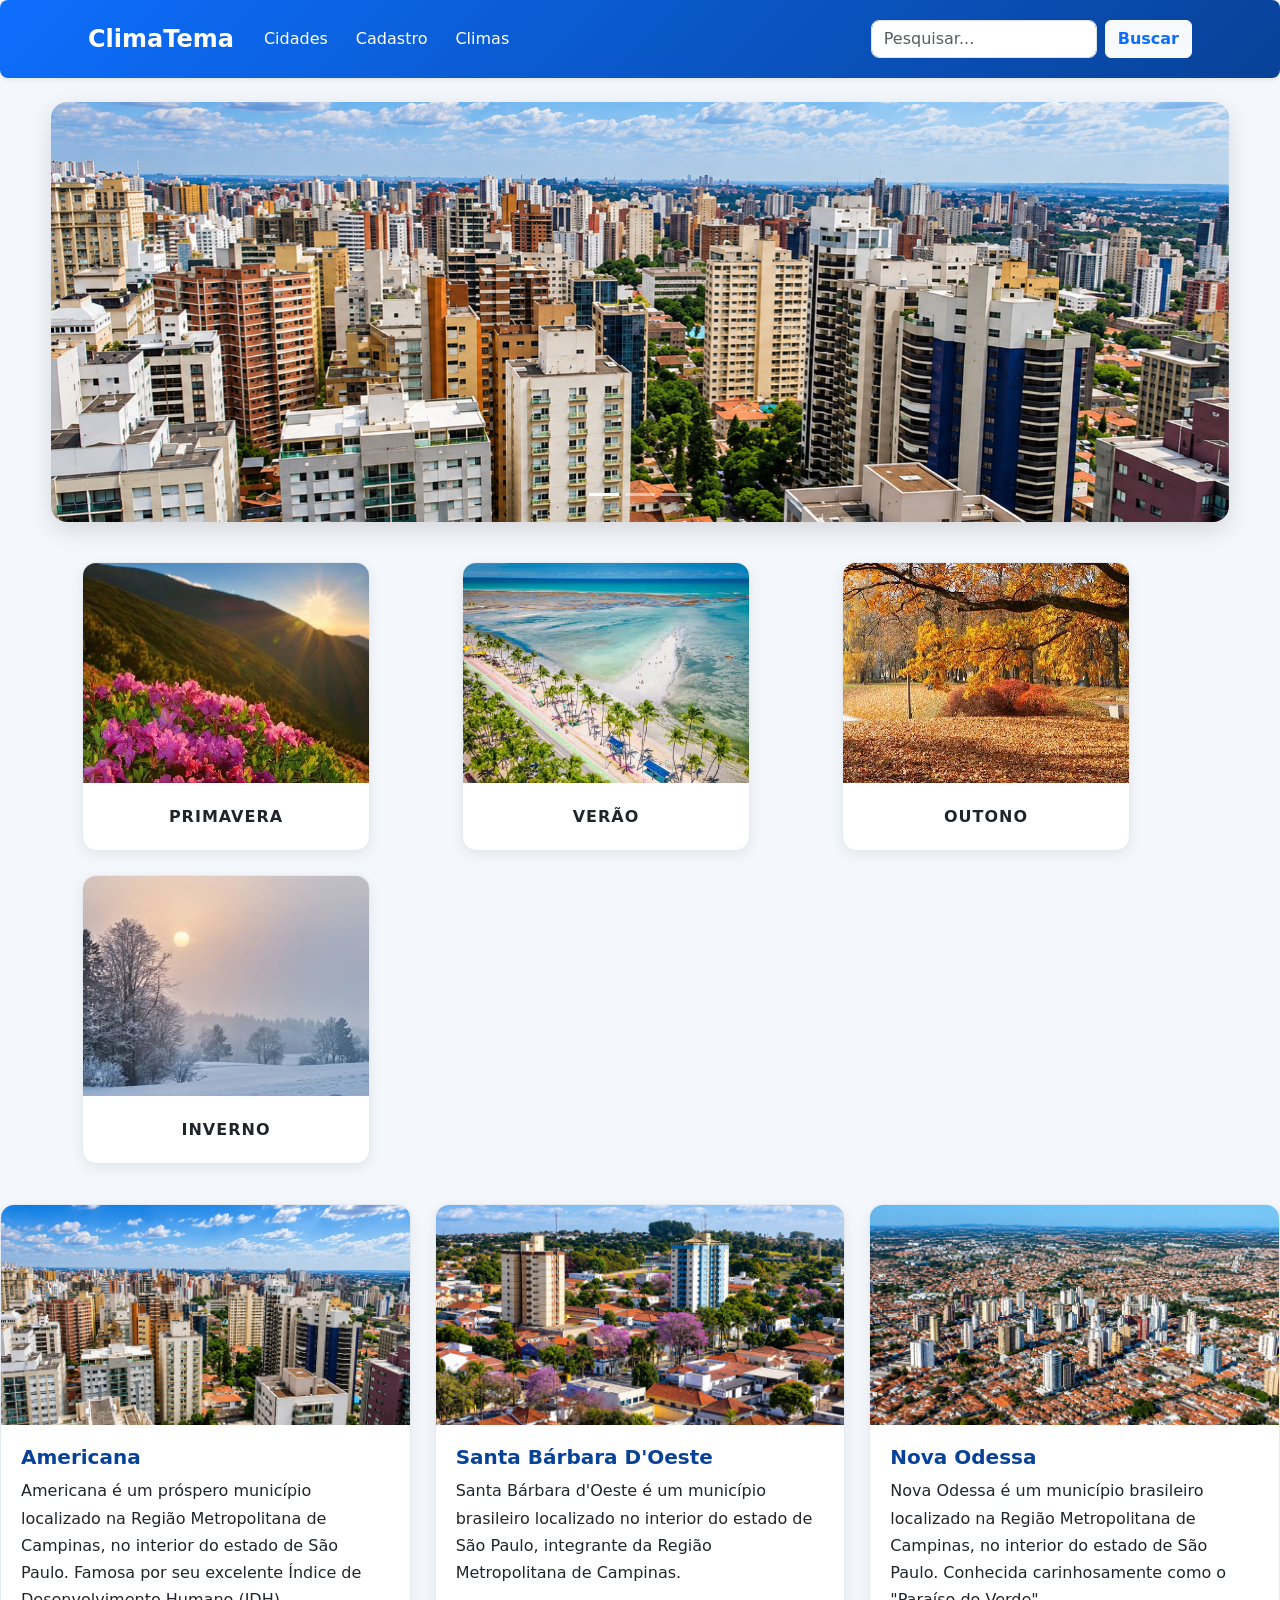
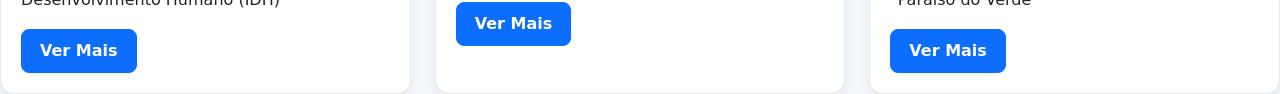
<file: ClimaTema/index.html>
<!DOCTYPE html>
<html lang="en">
<head>
    <meta charset="UTF-8">
    <meta name="viewport" content="width=device-width, initial-scale=1.0">
    <title>Document</title>
    <link href="https://cdn.jsdelivr.net/npm/bootstrap@5.3.8/dist/css/bootstrap.min.css" rel="stylesheet" integrity="sha384-sRIl4kxILFvY47J16cr9ZwB07vP4J8+LH7qKQnuqkuIAvNWLzeN8tE5YBujZqJLB" crossorigin="anonymous">

</head>
<body>


<nav class="navbar navbar-expand-lg navbar-dark bg-primary rounded-3 shadow-sm">
  <div class="container-fluid px-4">

    <a class="navbar-brand fw-bold" href="#">ClimaTema</a>

    <button class="navbar-toggler" type="button"
      data-bs-toggle="collapse"
      data-bs-target="#navbarSupportedContent"
      aria-controls="navbarSupportedContent"
      aria-expanded="false"
      aria-label="Abrir menu">
      <span class="navbar-toggler-icon"></span>
    </button>

    <div class="collapse navbar-collapse" id="navbarSupportedContent">

     
<ul class="navbar-nav me-auto mb-2 mb-lg-0">
    <li class="nav-item">
        <a class="nav-link" href="./cidades.html">Cidades</a>
    </li>

    <li class="nav-item">
        <a class="nav-link" href="./cadastro.html">Cadastro</a>
    </li>

    <li class="nav-item">
        <a class="nav-link" href="./climas.html">Climas</a>
    </li>
</ul>

      <form class="d-flex" role="search">
        <input class="form-control me-2"
          type="search"
          placeholder="Pesquisar..."
          aria-label="Pesquisar">

        <button class="btn btn-light text-primary fw-semibold"
          type="submit">
          Buscar
        </button>
      </form>

    </div>
  </div>
</nav>
<div id="carouselExampleIndicators" class="carousel slide">
  <div class="carousel-indicators">
    <button type="button" data-bs-target="#carouselExampleIndicators" data-bs-slide-to="0" class="active" aria-current="true" aria-label="Slide 1"></button>
    <button type="button" data-bs-target="#carouselExampleIndicators" data-bs-slide-to="1" aria-label="Slide 2"></button>
    <button type="button" data-bs-target="#carouselExampleIndicators" data-bs-slide-to="2" aria-label="Slide 3"></button>
  </div>
  <div class="carousel-inner">
    <div class="carousel-item active">
      <img src="./img/americana.png"  class="d-block w-100" alt="...">
    </div>
    <div class="carousel-item">
      <img src="./img/santa barbara.png" class="d-block w-100" alt="...">
    </div>
    <div class="carousel-item">
      <img src="./img/nova odessa.png" class="d-block w-100" alt="...">
    </div>
  </div>
  <button class="carousel-control-prev" type="button" data-bs-target="#carouselExampleIndicators" data-bs-slide="prev">
    <span class="carousel-control-prev-icon" aria-hidden="true"></span>
    <span class="visually-hidden">Previous</span>
  </button>
  <button class="carousel-control-next" type="button" data-bs-target="#carouselExampleIndicators" data-bs-slide="next">
    <span class="carousel-control-next-icon" aria-hidden="true"></span>
    <span class="visually-hidden">Next</span>
  </button>
</div>


<div class="container text-center">
  <div class="row">
    <div class="col"><div class="card" style="width: 18rem;">
  <img src="./img/primavera.jpg" class="card-img-top" alt="...">
  <div class="card-body">
    <p class="card-text">PRIMAVERA</p>
  </div>
</div>
    
    </div>
    <div class="col">

<div class="card" style="width: 18rem;">
  <img src="./img/verao2.png" class="card-img-top" alt="...">
  <div class="card-body">
    <p class="card-text">VERÃO</p>
  </div>
</div>
 
    </div>
    <div class="col">
<div class="card" style="width: 18rem;">
  <img src="./img/outono.jpg" class="card-img-top" alt="...">
  <div class="card-body">
    <p class="card-text">OUTONO</p>
  </div>
</div>
  
    </div>
    <div class="col">

<div class="card" style="width: 18rem;">
  <img src="./img/inverno1.png" class="card-img-top" alt="...">
  <div class="card-body">
    <p class="card-text">INVERNO</p>
  </div>
</div>
  
    </div>
  </div>
</div>

    
</div> <!-- fecha a row das estações -->


<div class="row">

    <!-- Americana -->
    <div class="col-md-4">
        <div class="card">
            <img src="./img/americana.png" class="card-img-top">

            <div class="card-body">
                <h5 class="card-title">Americana</h5>

                <p class="card-text">
                    Americana é um próspero município localizado na
                    Região Metropolitana de Campinas, no interior do
                    estado de São Paulo. Famosa por seu excelente
                    Índice de Desenvolvimento Humano (IDH)
                </p>

                <a href="#" class="btn btn-primary">Ver Mais</a>
            </div>
        </div>
    </div>


    
    <div class="col-md-4">
        <div class="card">
            <img src="./img/santa barbara.png" class="card-img-top">

            <div class="card-body">
                <h5 class="card-title">Santa Bárbara D'Oeste</h5>

                <p class="card-text">
                    Santa Bárbara d'Oeste é um município brasileiro
                    localizado no interior do estado de São Paulo,
                    integrante da Região Metropolitana de Campinas.
                </p>

                <a href="#" class="btn btn-primary">Ver Mais</a>
            </div>
        </div>
    </div>



    <div class="col-md-4">
        <div class="card">
            <img src="./img/nova odessa.png" class="card-img-top">

            <div class="card-body">
                <h5 class="card-title">Nova Odessa</h5>

                <p class="card-text">
                    Nova Odessa é um município brasileiro localizado na Região Metropolitana de Campinas, 
                    no interior do estado de São Paulo. Conhecida carinhosamente como o "Paraíso do Verde" 
                </p>

                <a href="#" class="btn btn-primary">Ver Mais</a>
            </div>
        </div>
    </div>

</div>

<link href="https://cdn.jsdelivr.net/npm/bootstrap@5.3.8/dist/css/bootstrap.min.css" rel="stylesheet">
<link rel="stylesheet" href="./style.css">
 
<script src="https://cdn.jsdelivr.net/npm/bootstrap@5.3.8/dist/js/bootstrap.bundle.min.js" integrity="sha384-FKyoEForCGlyvwx9Hj09JcYn3nv7wiPVlz7YYwJrWVcXK/BmnVDxM+D2scQbITxI" crossorigin="anonymous"></script>

</body>
</html>
</file>
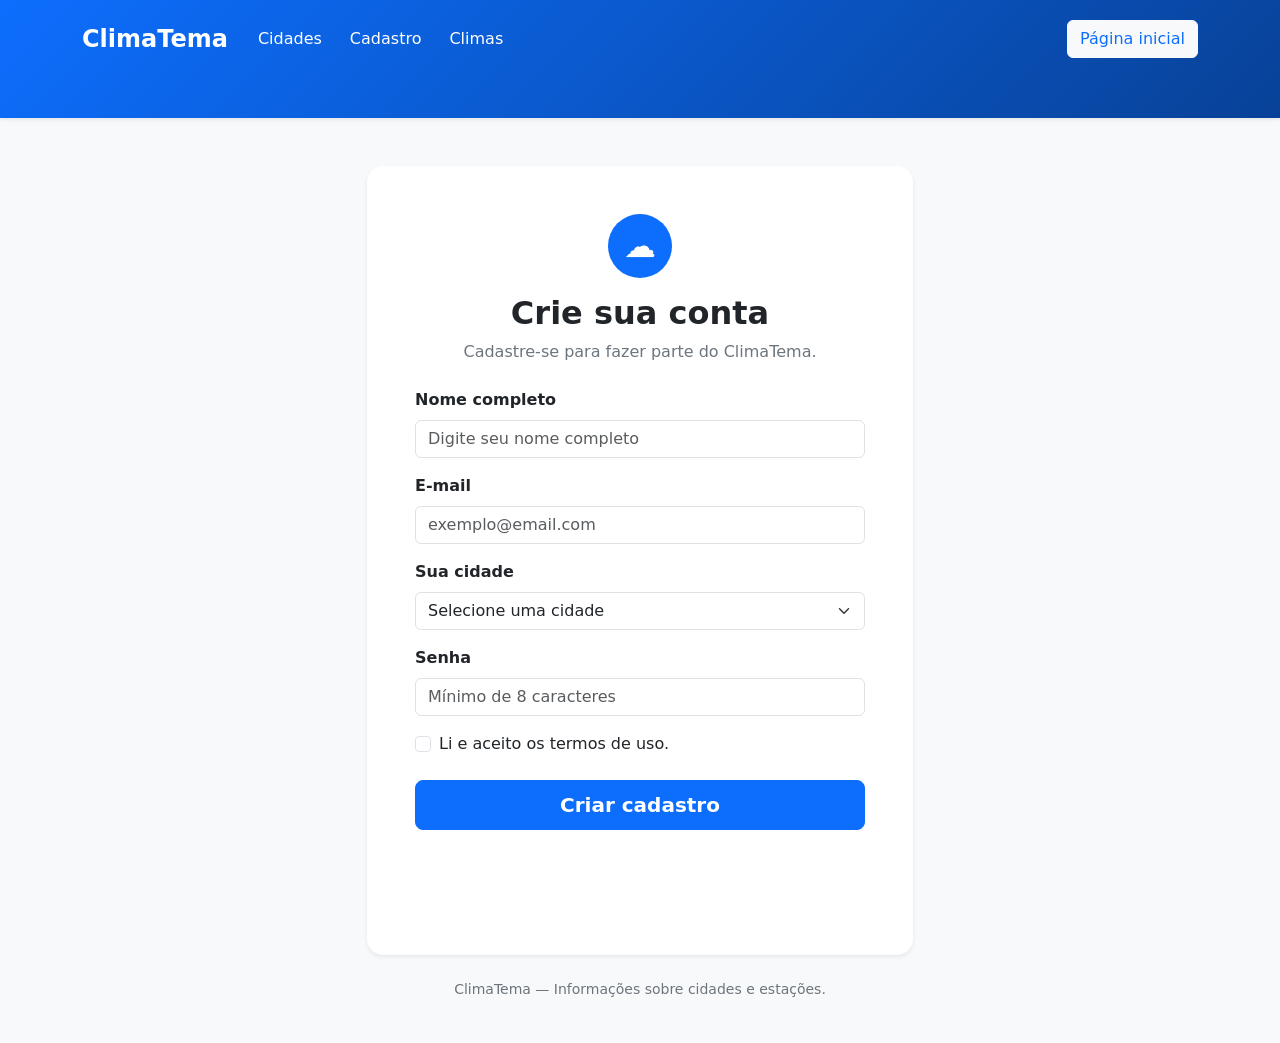
<file: ClimaTema/cadastro.html>
<!DOCTYPE html>
<html lang="pt-br">
<head>
    <meta charset="UTF-8">
    <meta name="viewport" content="width=device-width, initial-scale=1.0">
    <title>Cadastro | ClimaTema</title>

    <link href="https://cdn.jsdelivr.net/npm/bootstrap@5.3.8/dist/css/bootstrap.min.css" rel="stylesheet">
    <link rel="stylesheet" href="style.css">
</head>
<body class="bg-light">

<nav class="navbar navbar-expand-lg navbar-dark bg-primary shadow-sm">
    <div class="container">
        <a class="navbar-brand fw-bold" href="index.html">ClimaTema</a>

        <button class="navbar-toggler" type="button"
            data-bs-toggle="collapse" data-bs-target="#menu">
            <span class="navbar-toggler-icon"></span>
        </button>

        <div class="collapse navbar-collapse" id="menu">
            <ul class="navbar-nav me-auto">
                <li class="nav-item">
                    <a class="nav-link" href="cidades.html">Cidades</a>
                </li>
                <li class="nav-item">
                    <a class="nav-link active" href="cadastro.html">Cadastro</a>
                </li>
                <li class="nav-item">
                    <a class="nav-link" href="climas.html">Climas</a>
                </li>
            </ul>

            <a href="index.html" class="btn btn-light text-primary">
                Página inicial
            </a>
        </div>
    </div>
</nav>

<main class="container py-5">
    <div class="row justify-content-center">
        <div class="col-12 col-md-9 col-lg-7 col-xl-6">

            <div class="card border-0 shadow-sm rounded-4">
                <div class="card-body p-4 p-md-5">

                    <div class="text-center mb-4">
                        <div class="bg-primary text-white rounded-circle
                            d-inline-flex align-items-center justify-content-center
                            mb-3"
                            style="width: 64px; height: 64px;">
                            <span class="fs-2">☁</span>
                        </div>

                        <h1 class="h2 fw-bold">Crie sua conta</h1>
                        <p class="text-secondary">
                            Cadastre-se para fazer parte do ClimaTema.
                        </p>
                    </div>

                    <form id="formCadastro" class="needs-validation"
                        novalidate>

                        <div class="mb-3">
                            <label for="nome" class="form-label fw-semibold">
                                Nome completo
                            </label>
                            <input type="text" class="form-control"
                                id="nome" name="nome"
                                placeholder="Digite seu nome completo"
                                autocomplete="name" required>
                            <div class="invalid-feedback">
                                Informe seu nome completo.
                            </div>
                        </div>

                        <div class="mb-3">
                            <label for="email" class="form-label fw-semibold">
                                E-mail
                            </label>
                            <input type="email" class="form-control"
                                id="email" name="email"
                                placeholder="exemplo@email.com"
                                autocomplete="email" required>
                            <div class="invalid-feedback">
                                Informe um endereço de e-mail válido.
                            </div>
                        </div>

                        <div class="mb-3">
                            <label for="cidade" class="form-label fw-semibold">
                                Sua cidade
                            </label>
                            <select class="form-select" id="cidade"
                                name="cidade" required>
                                <option value="" selected disabled>
                                    Selecione uma cidade
                                </option>
                                <option>Americana</option>
                                <option>Santa Bárbara d'Oeste</option>
                                <option>Nova Odessa</option>
                                <option>Outra cidade</option>
                            </select>
                            <div class="invalid-feedback">
                                Selecione sua cidade.
                            </div>
                        </div>

                        <div class="mb-3">
                            <label for="senha" class="form-label fw-semibold">
                                Senha
                            </label>
                            <input type="password" class="form-control"
                                id="senha" name="senha"
                                placeholder="Mínimo de 8 caracteres"
                                minlength="8"
                                autocomplete="new-password" required>
                            <div class="invalid-feedback">
                                A senha precisa ter pelo menos 8 caracteres.
                            </div>
                        </div>

                        <div class="form-check mb-4">
                            <input class="form-check-input"
                                type="checkbox" id="termos" required>
                            <label class="form-check-label" for="termos">
                                Li e aceito os termos de uso.
                            </label>
                            <div class="invalid-feedback">
                                Você precisa aceitar os termos.
                            </div>
                        </div>

                        <button type="submit"
                            class="btn btn-primary btn-lg w-100">
                            Criar cadastro
                        </button>

                        <div id="mensagem" class="mt-3"
                            aria-live="polite"></div>

                    </form>

                </div>
            </div>

            <p class="text-center text-secondary mt-4 small">
                ClimaTema — Informações sobre cidades e estações.
            </p>

        </div>
    </div>
</main>

<script src="https://cdn.jsdelivr.net/npm/bootstrap@5.3.8/dist/js/bootstrap.bundle.min.js"></script>

<script>
const formulario = document.getElementById("formCadastro");
const mensagem = document.getElementById("mensagem");

formulario.addEventListener("submit", function(event) {
    event.preventDefault();
    event.stopPropagation();

    formulario.classList.add("was-validated");

    if (!formulario.checkValidity()) {
        mensagem.innerHTML = "";
        return;
    }

    mensagem.innerHTML = `
        <div class="alert alert-success" role="alert">
            Formulário validado com sucesso!
            Esta demonstração ainda não salva seus dados.
        </div>
    `;
});
</script>

</body>
</html>
</file>
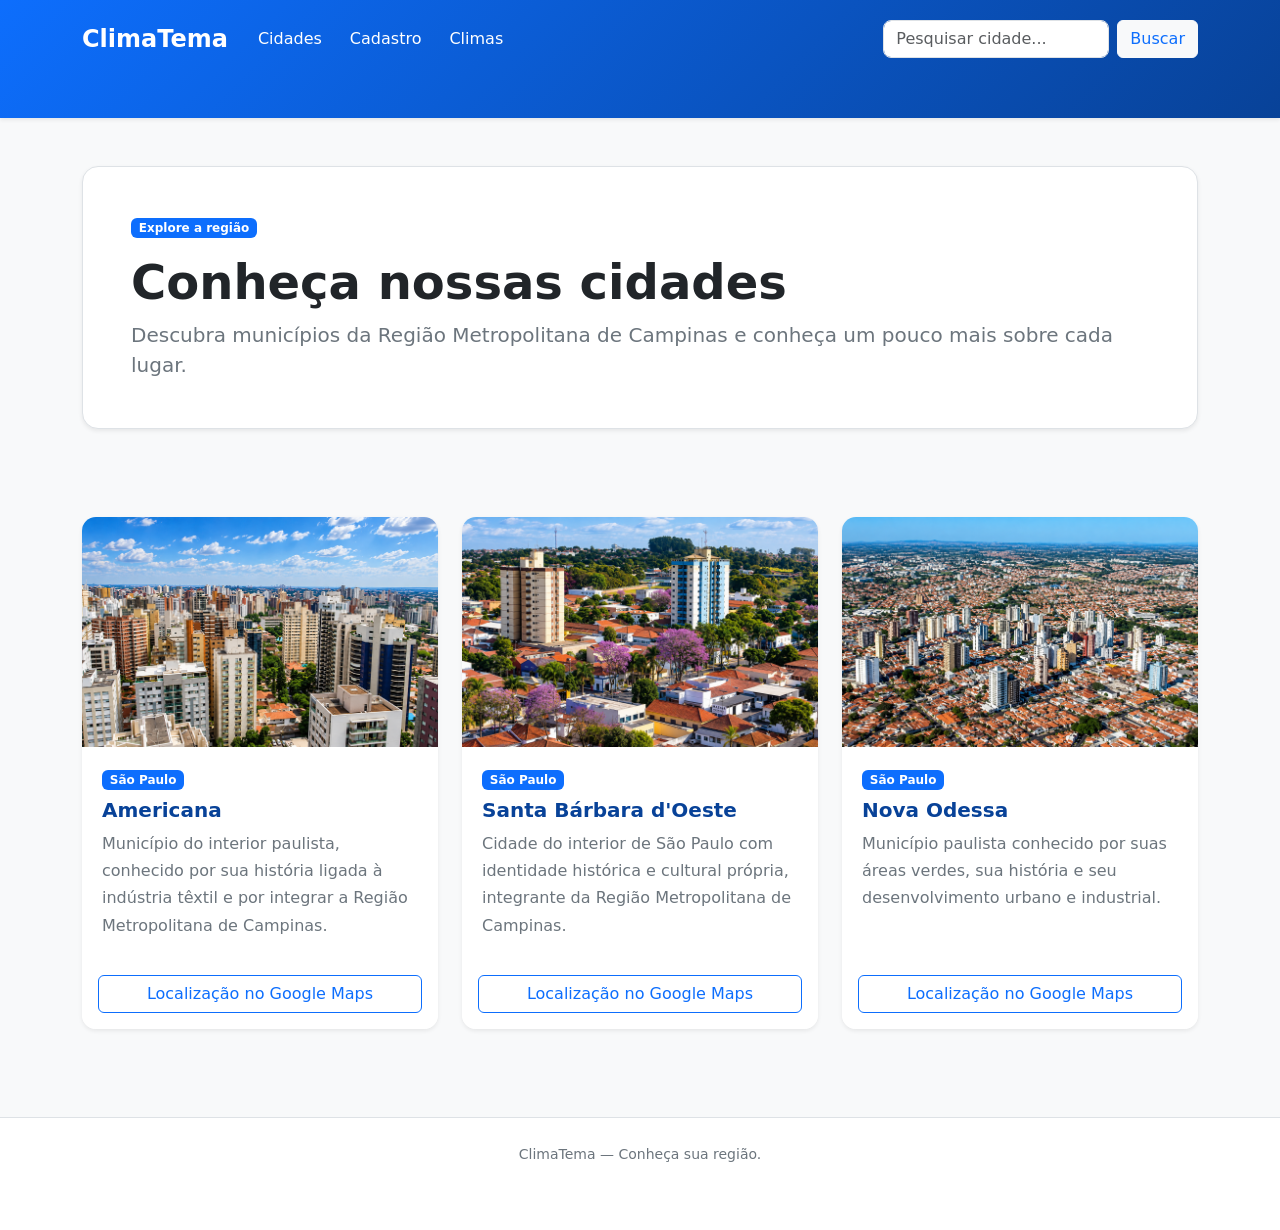
<file: ClimaTema/cidades.html>
<!DOCTYPE html>
<html lang="pt-br">
<head>
    <meta charset="UTF-8">
    <meta name="viewport" content="width=device-width, initial-scale=1.0">
    <title>Cidades | ClimaTema</title>

    <link href="https://cdn.jsdelivr.net/npm/bootstrap@5.3.8/dist/css/bootstrap.min.css" rel="stylesheet">
    <link rel="stylesheet" href="style.css">
</head>
<body class="bg-light">

<nav class="navbar navbar-expand-lg navbar-dark bg-primary shadow-sm">
    <div class="container">
        <a class="navbar-brand fw-bold" href="index.html">ClimaTema</a>

        <button class="navbar-toggler" type="button"
            data-bs-toggle="collapse" data-bs-target="#menu">
            <span class="navbar-toggler-icon"></span>
        </button>

        <div class="collapse navbar-collapse" id="menu">
            <ul class="navbar-nav me-auto">
                <li class="nav-item">
                    <a class="nav-link active" href="cidades.html">Cidades</a>
                </li>
                <li class="nav-item">
                    <a class="nav-link" href="cadastro.html">Cadastro</a>
                </li>
                <li class="nav-item">
                    <a class="nav-link" href="climas.html">Climas</a>
                </li>
            </ul>

            <form class="d-flex" role="search"
                action="cidades.html" method="get">
                <input class="form-control me-2" type="search"
                    name="busca" placeholder="Pesquisar cidade..."
                    aria-label="Pesquisar cidade">
                <button class="btn btn-light text-primary"
                    type="submit">Buscar</button>
            </form>
        </div>
    </div>
</nav>

<header class="container py-5">
    <div class="p-4 p-md-5 bg-white rounded-4 shadow-sm border">
        <span class="badge text-bg-primary mb-3">Explore a região</span>
        <h1 class="display-5 fw-bold">Conheça nossas cidades</h1>
        <p class="lead text-secondary mb-0">
            Descubra municípios da Região Metropolitana de Campinas
            e conheça um pouco mais sobre cada lugar.
        </p>
    </div>
</header>

<main class="container pb-5">
    <div class="row g-4">

        <div class="col-12 col-md-6 col-lg-4">
            <div class="card h-100 border-0 shadow-sm">
                <img src="./img/americana.png"
                    class="card-img-top" alt="Vista de Americana"
                    style="height: 230px; object-fit: cover;">

                <div class="card-body">
                    <span class="badge text-bg-primary mb-2">
                        São Paulo
                    </span>
                    <h5 class="card-title fw-bold">Americana</h5>
                    <p class="card-text text-secondary">
                        Município do interior paulista, conhecido
                        por sua história ligada à indústria têxtil
                        e por integrar a Região Metropolitana de Campinas.
                    </p>
                </div>

                <div class="card-footer bg-white border-0 p-3">
                    <a href="https://www.google.com/maps/place/Americana+-+Vila+Praia+Azul,+Americana+-+SP/data=!4m2!3m1!1s0x94c890ab2f6cf6c5:0xb2d4b062498ecda8?sa=X&ved=1t:242&ictx=111"
                        class="btn btn-outline-primary w-100">
                        Localização no Google Maps
                    </a>
                </div>
            </div>
        </div>

        <div class="col-12 col-md-6 col-lg-4">
            <div class="card h-100 border-0 shadow-sm">
                <img src="./img/santa barbara.png"
                    class="card-img-top" alt="Vista de Santa Bárbara d'Oeste"
                    style="height: 230px; object-fit: cover;">

                <div class="card-body">
                    <span class="badge text-bg-primary mb-2">
                        São Paulo
                    </span>
                    <h5 class="card-title fw-bold">
                        Santa Bárbara d'Oeste
                    </h5>
                    <p class="card-text text-secondary">
                        Cidade do interior de São Paulo com
                        identidade histórica e cultural própria,
                        integrante da Região Metropolitana de Campinas.
                    </p>
                </div>

                <div class="card-footer bg-white border-0 p-3">
                    <a href="https://www.google.com/maps/place/Santa+B%C3%A1rbara+d'Oeste,+SP/@-22.7556976,-47.4718552,13z/data=!3m1!4b1!4m6!3m5!1s0x94c89d97dedd345f:0xfa0858713f645375!8m2!3d-22.7560892!4d-47.4153925!16s%2Fg%2F11bc57y3_4?entry=ttu&g_ep=EgoyMDI2MTAwNi4wIKXMDSoASAFQAw%3D%3D"
                        class="btn btn-outline-primary w-100">
                        Localização no Google Maps
                    </a>
                </div>
            </div>
        </div>

        <div class="col-12 col-md-6 col-lg-4">
            <div class="card h-100 border-0 shadow-sm">
                <img src="./img/nova odessa.png"
                    class="card-img-top" alt="Vista de Nova Odessa"
                    style="height: 230px; object-fit: cover;">

                <div class="card-body">
                    <span class="badge text-bg-primary mb-2">
                        São Paulo
                    </span>
                    <h5 class="card-title fw-bold">Nova Odessa</h5>
                    <p class="card-text text-secondary">
                        Município paulista conhecido por suas
                        áreas verdes, sua história e seu
                        desenvolvimento urbano e industrial.
                    </p>
                </div>

                <div class="card-footer bg-white border-0 p-3">
                    <a href="https://www.google.com/maps/place/Nova+Odessa,+SP,+13460-000/@-22.7889037,-47.3332326,13z/data=!3m1!4b1!4m6!3m5!1s0x94c897f53ed01bf9:0x7470d17324b3b088!8m2!3d-22.7852457!4d-47.3007143!16s%2Fg%2F11bc5b9fn3?entry=ttu&g_ep=EgoyMDI2MTAwNi4wIKXMDSoASAFQAw%3D%3D"
                        class="btn btn-outline-primary w-100">
                        Localização no Google Maps
                    </a>
                </div>
            </div>
        </div>

    </div>
</main>

<footer class="bg-white border-top py-4">
    <div class="container text-center text-secondary">
        <small>ClimaTema — Conheça sua região.</small>
    </div>
</footer>

<script src="https://cdn.jsdelivr.net/npm/bootstrap@5.3.8/dist/js/bootstrap.bundle.min.js"></script>
</body>
</html>
</file>
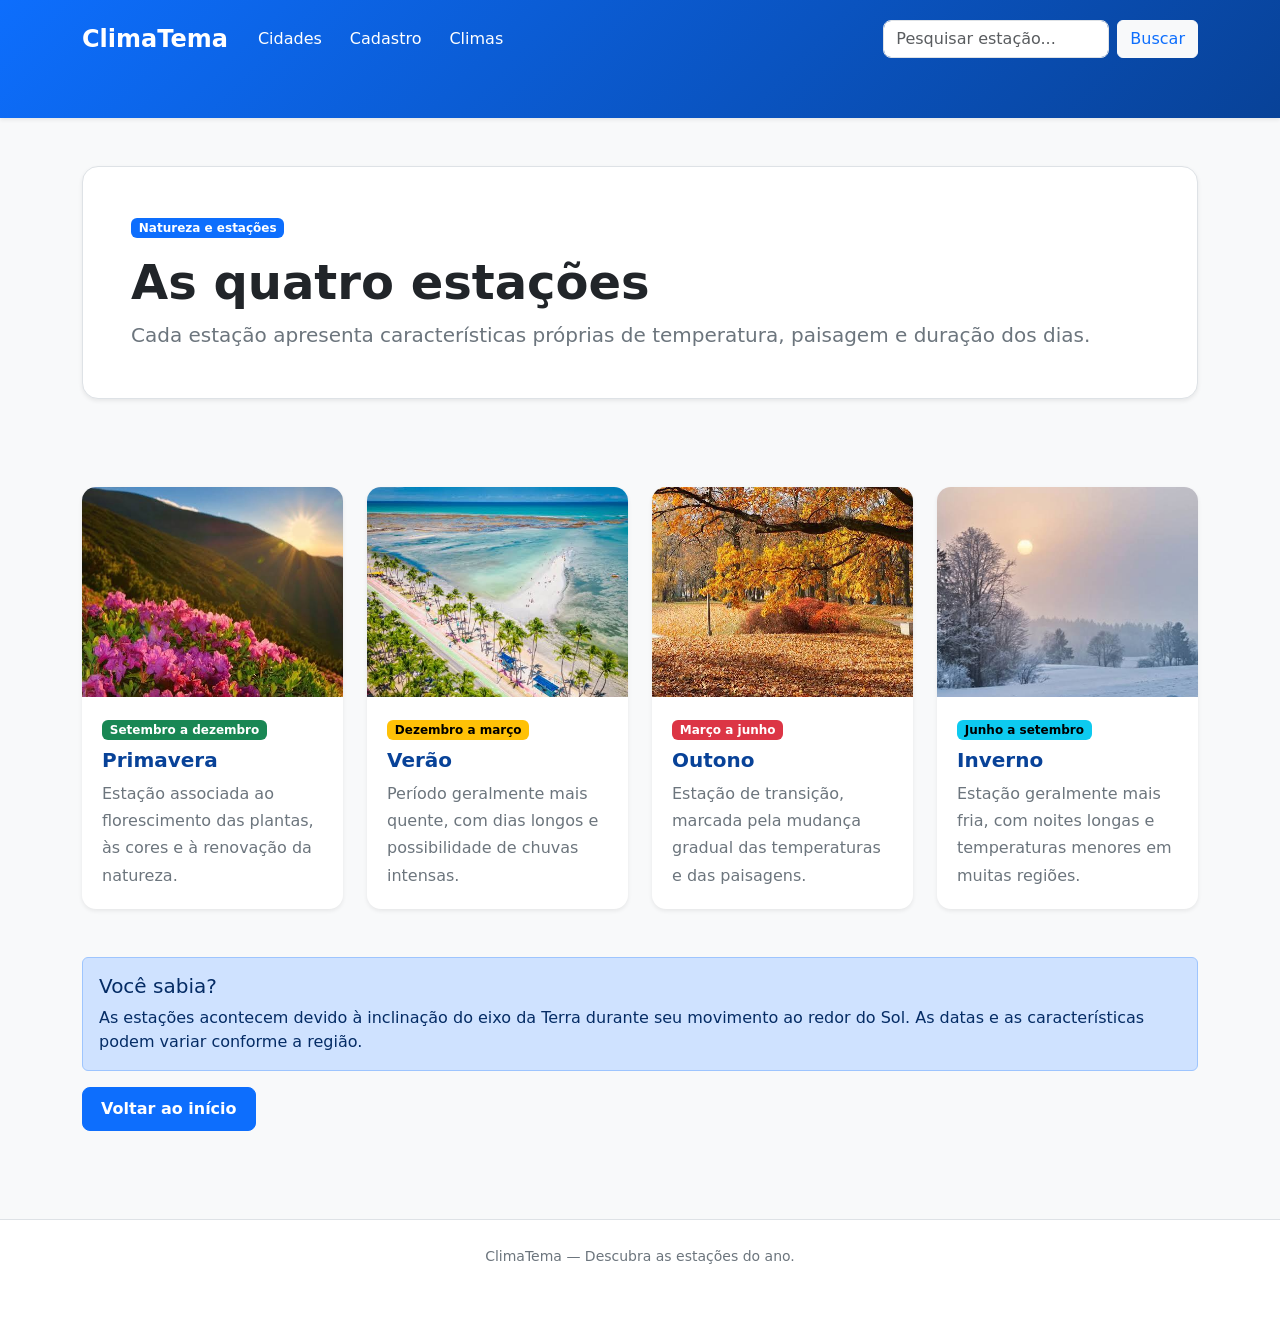
<file: ClimaTema/climas.html>
<!DOCTYPE html>
<html lang="pt-br">
<head>
    <meta charset="UTF-8">
    <meta name="viewport" content="width=device-width, initial-scale=1.0">
    <title>Climas | ClimaTema</title>

    <link href="https://cdn.jsdelivr.net/npm/bootstrap@5.3.8/dist/css/bootstrap.min.css" rel="stylesheet">
    <link rel="stylesheet" href="style.css">
</head>
<body class="bg-light">

<nav class="navbar navbar-expand-lg navbar-dark bg-primary shadow-sm">
    <div class="container">
        <a class="navbar-brand fw-bold" href="index.html">ClimaTema</a>

        <button class="navbar-toggler" type="button"
            data-bs-toggle="collapse" data-bs-target="#menu">
            <span class="navbar-toggler-icon"></span>
        </button>

        <div class="collapse navbar-collapse" id="menu">
            <ul class="navbar-nav me-auto">
                <li class="nav-item">
                    <a class="nav-link" href="cidades.html">Cidades</a>
                </li>
                <li class="nav-item">
                    <a class="nav-link" href="cadastro.html">Cadastro</a>
                </li>
                <li class="nav-item">
                    <a class="nav-link active" href="climas.html">Climas</a>
                </li>
            </ul>

            <form class="d-flex" role="search"
                action="climas.html" method="get">
                <input class="form-control me-2" type="search"
                    name="busca" placeholder="Pesquisar estação..."
                    aria-label="Pesquisar estação">
                <button class="btn btn-light text-primary"
                    type="submit">Buscar</button>
            </form>
        </div>
    </div>
</nav>

<header class="container py-5">
    <div class="bg-white border rounded-4 shadow-sm p-4 p-md-5">
        <span class="badge text-bg-primary mb-3">
            Natureza e estações
        </span>
        <h1 class="display-5 fw-bold">As quatro estações</h1>
        <p class="lead text-secondary mb-0">
            Cada estação apresenta características próprias
            de temperatura, paisagem e duração dos dias.
        </p>
    </div>
</header>

<main class="container pb-5">
    <div class="row g-4">

        <div class="col-12 col-sm-6 col-lg-3">
            <div class="card h-100 border-0 shadow-sm">
                <img src="./img/primavera.jpg"
                    class="card-img-top" alt="Paisagem de primavera"
                    style="height: 210px; object-fit: cover;">

                <div class="card-body">
                    <span class="badge text-bg-success mb-2">
                        Setembro a dezembro
                    </span>
                    <h5 class="card-title fw-bold">Primavera</h5>
                    <p class="card-text text-secondary">
                        Estação associada ao florescimento das
                        plantas, às cores e à renovação da natureza.
                    </p>
                </div>
            </div>
        </div>

        <div class="col-12 col-sm-6 col-lg-3">
            <div class="card h-100 border-0 shadow-sm">
                <img src="./img/verao2.png"
                    class="card-img-top" alt="Paisagem de verão"
                    style="height: 210px; object-fit: cover;">

                <div class="card-body">
                    <span class="badge text-bg-warning mb-2">
                        Dezembro a março
                    </span>
                    <h5 class="card-title fw-bold">Verão</h5>
                    <p class="card-text text-secondary">
                        Período geralmente mais quente, com dias
                        longos e possibilidade de chuvas intensas.
                    </p>
                </div>
            </div>
        </div>

        <div class="col-12 col-sm-6 col-lg-3">
            <div class="card h-100 border-0 shadow-sm">
                <img src="./img/outono.jpg"
                    class="card-img-top" alt="Paisagem de outono"
                    style="height: 210px; object-fit: cover;">

                <div class="card-body">
                    <span class="badge text-bg-danger mb-2">
                        Março a junho
                    </span>
                    <h5 class="card-title fw-bold">Outono</h5>
                    <p class="card-text text-secondary">
                        Estação de transição, marcada pela mudança
                        gradual das temperaturas e das paisagens.
                    </p>
                </div>
            </div>
        </div>

        <div class="col-12 col-sm-6 col-lg-3">
            <div class="card h-100 border-0 shadow-sm">
                <img src="./img/inverno1.png"
                    class="card-img-top" alt="Paisagem de inverno"
                    style="height: 210px; object-fit: cover;">

                <div class="card-body">
                    <span class="badge text-bg-info mb-2">
                        Junho a setembro
                    </span>
                    <h5 class="card-title fw-bold">Inverno</h5>
                    <p class="card-text text-secondary">
                        Estação geralmente mais fria, com noites
                        longas e temperaturas menores em muitas regiões.
                    </p>
                </div>
            </div>
        </div>

    </div>

    <div class="alert alert-primary mt-5" role="alert">
        <h5 class="alert-heading">Você sabia?</h5>
        As estações acontecem devido à inclinação do eixo da Terra
        durante seu movimento ao redor do Sol. As datas e as
        características podem variar conforme a região.
    </div>

    <a href="index.html" class="btn btn-primary">
        Voltar ao início
    </a>
</main>

<footer class="bg-white border-top py-4">
    <div class="container text-center text-secondary">
        <small>ClimaTema — Descubra as estações do ano.</small>
    </div>
</footer>

<script src="https://cdn.jsdelivr.net/npm/bootstrap@5.3.8/dist/js/bootstrap.bundle.min.js"></script>
</body>
</html>
</file>
<file: ClimaTema/style.css>
/* Visual geral */
body {
    background-color: #f4f7fb;
    color: #212529;
    font-family: system-ui, -apple-system, "Segoe UI", sans-serif;
}

/* Barra de navegação */
.navbar {
    background: linear-gradient(135deg, #0d6efd, #084298) !important;
    padding: 16px 5%;
    box-shadow: 0 3px 12px rgba(0, 0, 0, 0.12);
}

.navbar .navbar-brand,
.navbar .nav-link {
    color: white !important;
}

.navbar .navbar-brand {
    font-size: 1.5rem;
    font-weight: 700;
}

.navbar .nav-link {
    margin: 0 6px;
    border-radius: 6px;
}

.navbar .nav-link:hover {
    background-color: rgba(255, 255, 255, 0.15);
}

/* Pesquisa */
.navbar .form-control {
    border-radius: 8px;
}

.navbar .btn-outline-success {
    color: white;
    border-color: white;
}

.navbar .btn-outline-success:hover {
    background-color: white;
    color: #0d6efd;
}

/* Carrossel */
#carouselExampleIndicators {
    margin: 24px auto 40px;
    width: 92%;
    overflow: hidden;
    border-radius: 16px;
    box-shadow: 0 8px 24px rgba(0, 0, 0, 0.13);
}

#carouselExampleIndicators .carousel-item img {
    width: 100%;
    height: 420px;
    object-fit: cover;
}

/* Espaçamento das estações e cidades */
.container {
    margin-bottom: 40px;
}

.container .row {
    row-gap: 24px;
}

/* Todos os cards */
.card {
    height: 100%;
    border: 1px solid #e5eaf0;
    border-radius: 14px;
    overflow: hidden;
    box-shadow: 0 4px 14px rgba(0, 0, 0, 0.07);
    transition: transform 0.25s ease,
                box-shadow 0.25s ease;
}

.card:hover {
    transform: translateY(-5px);
    box-shadow: 0 10px 25px rgba(0, 0, 0, 0.12);
}

/* Imagens dos cards */
.card-img-top {
    width: 100%;
    height: 220px;
    object-fit: cover;
}

/* Texto dos cards */
.card-body {
    padding: 20px;
}

.card-title {
    font-weight: 700;
    color: #084298;
}

.card-text {
    line-height: 1.7;
}

/* Botões */
.btn-primary {
    background-color: #0d6efd;
    border-color: #0d6efd;
    border-radius: 8px;
    padding: 9px 18px;
    font-weight: 600;
}

.btn-primary:hover {
    background-color: #084298;
    border-color: #084298;
}

/* Estações */
.container.text-center .card-text {
    font-weight: 700;
    letter-spacing: 1px;
    margin-bottom: 0;
}

/* Celulares e telas menores */
@media (max-width: 767px) {
    #carouselExampleIndicators {
        width: 96%;
        margin: 16px auto 28px;
    }

    #carouselExampleIndicators .carousel-item img {
        height: 240px;
    }

    .card-img-top {
        height: 200px;
    }

    .navbar {
        padding: 12px 4%;
    }
}
</file>
